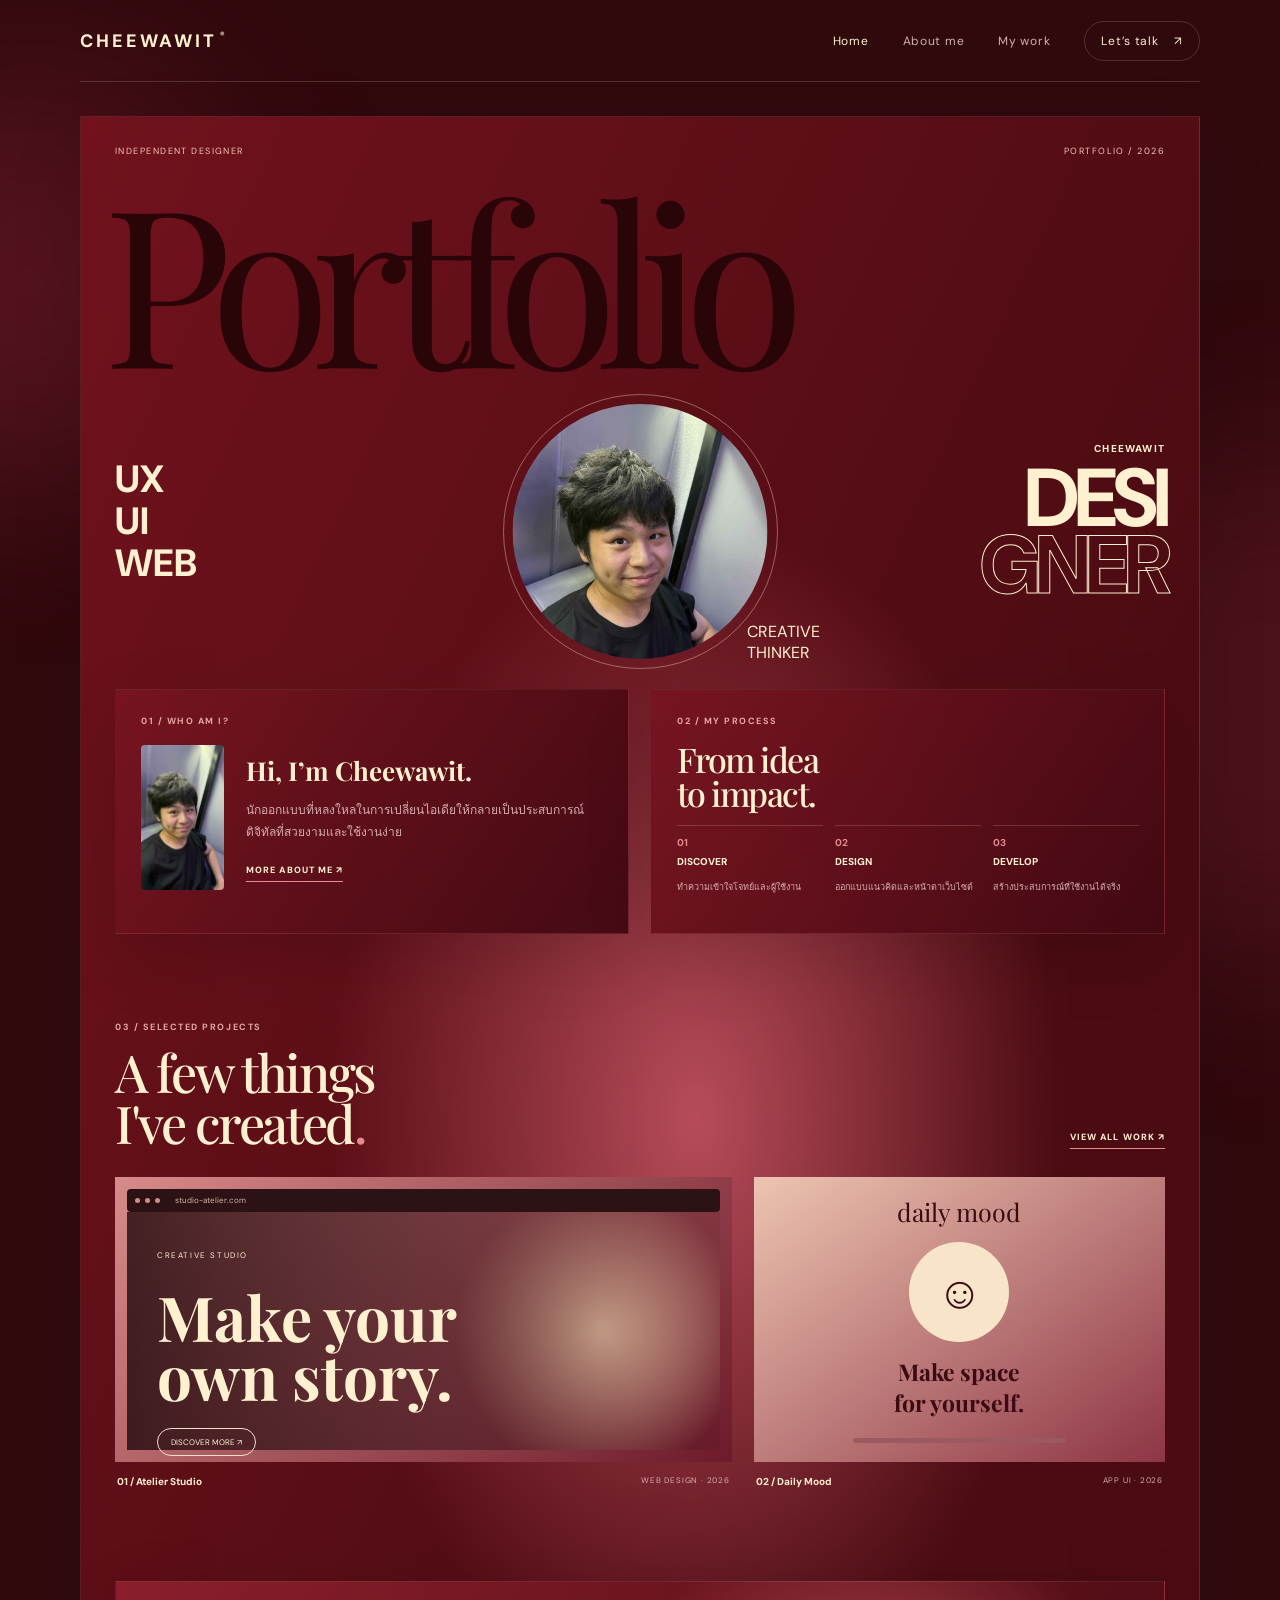
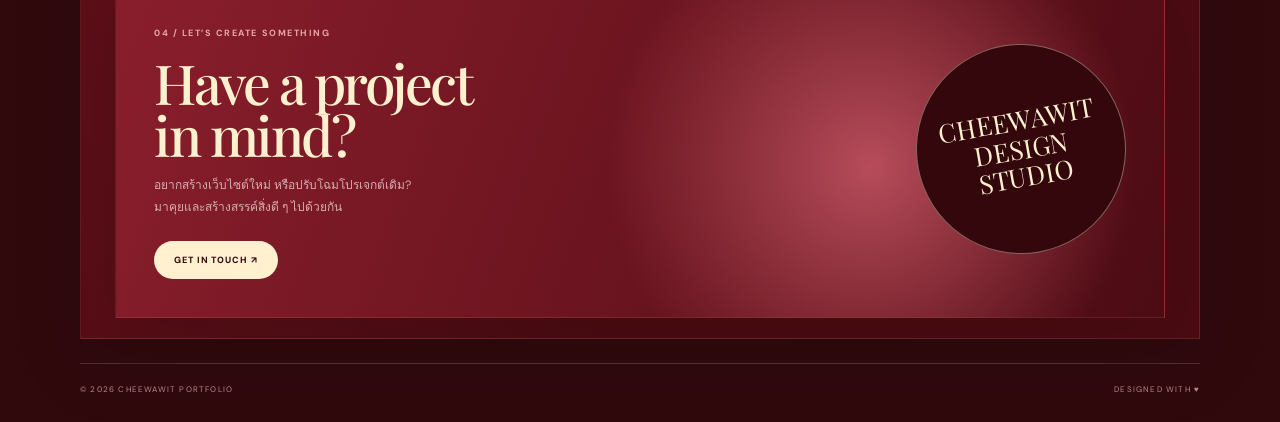
<file: index.html>
<!DOCTYPE html>
<html lang="th">
<head>
  <meta charset="UTF-8">
  <meta name="viewport" content="width=device-width, initial-scale=1.0">
  <meta name="description" content="Cheewawit — UX/UI & Web Designer Portfolio">
  <title>Cheewawit — Portfolio</title>
  <link rel="preconnect" href="https://fonts.googleapis.com">
  <link rel="preconnect" href="https://fonts.gstatic.com" crossorigin>
  <link href="https://fonts.googleapis.com/css2?family=DM+Sans:wght@400;500;600;700;800&family=Playfair+Display:wght@500;600;700;800&display=swap" rel="stylesheet">
  <link rel="stylesheet" href="style.css">
</head>
<body>
  <div class="ambient ambient-one"></div><div class="ambient ambient-two"></div>
  <header class="site-header">
    <a class="brand" href="index.html">CHEEWAWIT<span>®</span></a>
    <button class="menu-toggle" aria-label="เปิดเมนู" aria-expanded="false">☰</button>
    <nav class="nav">
      <a class="active" href="index.html">Home</a><a href="about.html">About me</a><a href="mywork.html">My work</a>
      <a class="nav-contact" href="#contact">Let’s talk <span>↗</span></a>
    </nav>
  </header>

  <main class="container">
    <section class="hero panel">
      <div class="hero-topline"><span>INDEPENDENT DESIGNER</span><span>PORTFOLIO / 2026</span></div>
      <div class="hero-word">Portfolio</div>
      <div class="hero-copy">
        <div class="hero-skills"><span>UX</span><span>UI</span><span>WEB</span></div>
        <div class="portrait-wrap">
  <div class="portrait-orbit"></div>
  <div class="photo-frame" style="position:absolute;left:50%;bottom:10px;transform:translateX(-50%);width:255px;height:255px;border-radius:50%"><img src="profile.jpg" alt="Cheewawit" style="object-position:center 25%"></div>
  <span class="portrait-caption" style="position:absolute;right:-30px;bottom:6px;z-index:3">CREATIVE<br>THINKER</span>
        </div>
        <div class="hero-title"><small>CHEEWAWIT</small><strong>DESI<br><em>GNER</em></strong></div>
      </div>

    <section class="intro-grid">
      <article class="panel about-preview">
        <div class="section-kicker">01 / WHO AM I?</div>
        <div class="mini-profile">
          <div class="photo-frame small"><img src="profile.jpg" alt="Cheewawit"></div>
          <div><h2>Hi, I’m Cheewawit.</h2><p>นักออกแบบที่หลงใหลในการเปลี่ยนไอเดียให้กลายเป็นประสบการณ์ดิจิทัลที่สวยงามและใช้งานง่าย</p><a class="text-link" href="about.html">MORE ABOUT ME ↗</a></div>
        </div>
      </article>
      <article class="panel process-preview">
        <div class="section-kicker">02 / MY PROCESS</div><h2 class="serif">From idea<br>to impact.</h2>
        <div class="process-list"><div><b>01</b><span>DISCOVER</span><small>ทำความเข้าใจโจทย์และผู้ใช้งาน</small></div><div><b>02</b><span>DESIGN</span><small>ออกแบบแนวคิดและหน้าตาเว็บไซต์</small></div><div><b>03</b><span>DEVELOP</span><small>สร้างประสบการณ์ที่ใช้งานได้จริง</small></div></div>
      </article>
    </section>

    <section class="work-section">
      <div class="section-heading"><div><span class="section-kicker">03 / SELECTED PROJECTS</span><h2 class="serif">A few things<br>I've created<span>.</span></h2></div><a class="text-link" href="mywork.html">VIEW ALL WORK ↗</a></div>
      <div class="project-grid">
        <a class="project-card project-wide" href="mywork.html"><div class="mock-browser"><div class="browser-bar"><i></i><i></i><i></i><span>studio-atelier.com</span></div><div class="mock-content"><small>CREATIVE STUDIO</small><b>Make your<br>own story.</b><div class="mock-pill">DISCOVER MORE ↗</div></div></div><div class="project-meta"><b>01 / Atelier Studio</b><span>WEB DESIGN · 2026</span></div></a>
        <a class="project-card" href="mywork.html"><div class="mock-phone"><div class="phone-top">daily mood</div><div class="phone-circle">☺</div><b>Make space<br>for yourself.</b><div class="phone-lines"></div></div><div class="project-meta"><b>02 / Daily Mood</b><span>APP UI · 2026</span></div></a>
      </div>
    </section>

    <section class="contact-panel panel" id="contact">
      <div><span class="section-kicker">04 / LET’S CREATE SOMETHING</span><h2 class="serif">Have a project<br>in mind?</h2><p>อยากสร้างเว็บไซต์ใหม่ หรือปรับโฉมโปรเจกต์เดิม?<br>มาคุยและสร้างสรรค์สิ่งดี ๆ ไปด้วยกัน</p><a class="button button-light" href="mailto:cheewawit.taru@bumail.net">GET IN TOUCH ↗</a></div>
      <div class="contact-orb"><span>CHEEWAWIT<br>DESIGN<br>STUDIO</span></div>
    </section>
  </main>
  <footer><span>© 2026 CHEEWAWIT PORTFOLIO</span><span>DESIGNED WITH ♥</span></footer>
  <script src="script.js"></script>
</body>
</html>
</file>
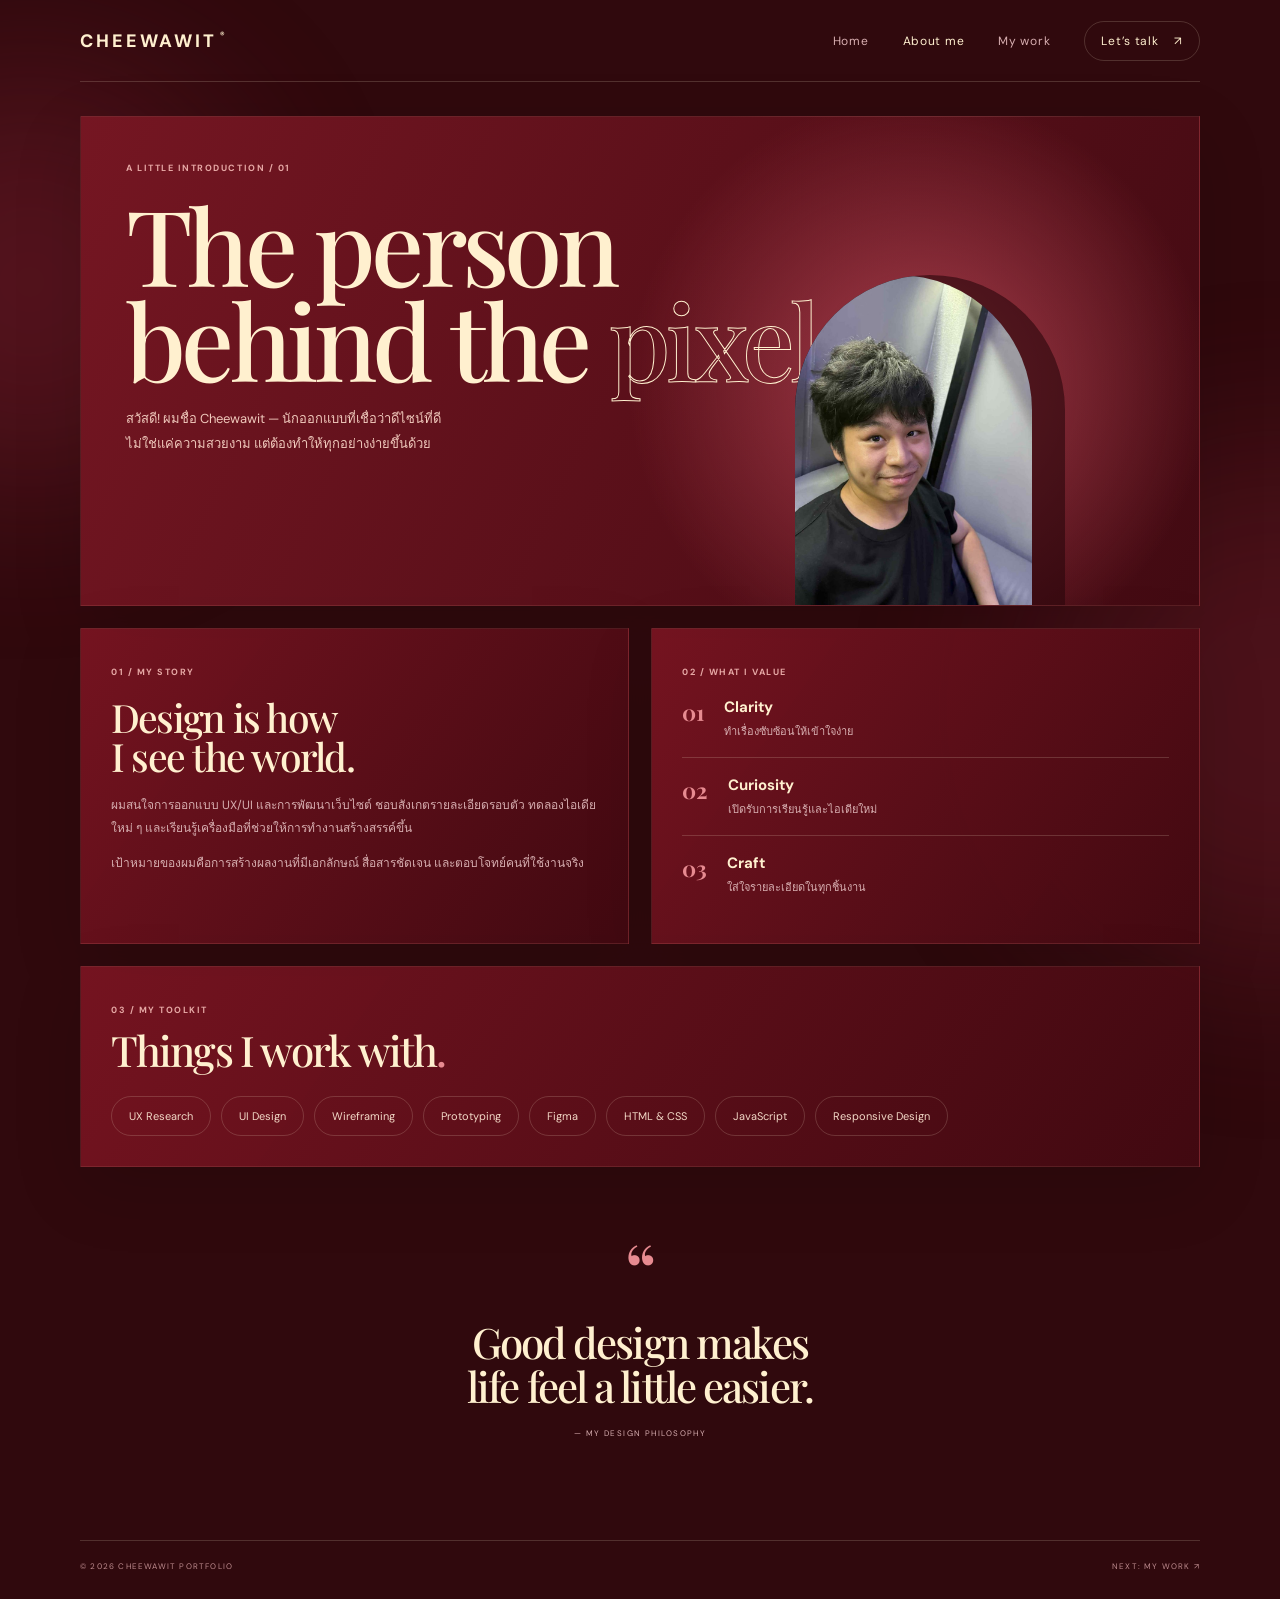
<file: about.html>
<!DOCTYPE html>
<html lang="th">
<head>
  <meta charset="UTF-8"><meta name="viewport" content="width=device-width, initial-scale=1.0">
  <title>About me — Cheewawit</title>
  <link rel="preconnect" href="https://fonts.googleapis.com"><link rel="preconnect" href="https://fonts.gstatic.com" crossorigin>
  <link href="https://fonts.googleapis.com/css2?family=DM+Sans:wght@400;500;600;700;800&family=Playfair+Display:wght@500;600;700;800&display=swap" rel="stylesheet"><link rel="stylesheet" href="style.css">
</head>
<body><div class="ambient ambient-one"></div><div class="ambient ambient-two"></div>
<header class="site-header"><a class="brand" href="index.html">CHEEWAWIT<span>®</span></a><button class="menu-toggle" aria-label="เปิดเมนู" aria-expanded="false">☰</button><nav class="nav"><a href="index.html">Home</a><a class="active" href="about.html">About me</a><a href="mywork.html">My work</a><a class="nav-contact" href="index.html#contact">Let’s talk <span>↗</span></a></nav></header>
<main class="container">
  <section class="page-hero panel about-hero"><div class="section-kicker">A LITTLE INTRODUCTION / 01</div><h1 class="serif">The person<br>behind the <em>pixels.</em></h1><p>สวัสดี! ผมชื่อ Cheewawit — นักออกแบบที่เชื่อว่าดีไซน์ที่ดี<br>ไม่ใช่แค่ความสวยงาม แต่ต้องทำให้ทุกอย่างง่ายขึ้นด้วย</p><div class="about-portrait"><div class="about-portrait"><div class="photo-frame large"><img src="profile.jpg" alt="Cheewawit"></div></div><span class="side-note">CURIOUS MIND · CREATIVE HEART</span></section>
  <section class="about-columns"><article class="panel bio-card"><span class="section-kicker">01 / MY STORY</span><h2 class="serif">Design is how<br>I see the world.</h2><p>ผมสนใจการออกแบบ UX/UI และการพัฒนาเว็บไซต์ ชอบสังเกตรายละเอียดรอบตัว ทดลองไอเดียใหม่ ๆ และเรียนรู้เครื่องมือที่ช่วยให้การทำงานสร้างสรรค์ขึ้น</p><p>เป้าหมายของผมคือการสร้างผลงานที่มีเอกลักษณ์ สื่อสารชัดเจน และตอบโจทย์คนที่ใช้งานจริง</p></article><article class="panel values-card"><span class="section-kicker">02 / WHAT I VALUE</span><div class="value-row"><b>01</b><div><h3>Clarity</h3><p>ทำเรื่องซับซ้อนให้เข้าใจง่าย</p></div></div><div class="value-row"><b>02</b><div><h3>Curiosity</h3><p>เปิดรับการเรียนรู้และไอเดียใหม่</p></div></div><div class="value-row"><b>03</b><div><h3>Craft</h3><p>ใส่ใจรายละเอียดในทุกชิ้นงาน</p></div></div></article></section>
  <section class="panel skills-panel"><span class="section-kicker">03 / MY TOOLKIT</span><h2 class="serif">Things I work with<span>.</span></h2><div class="skill-tags"><span>UX Research</span><span>UI Design</span><span>Wireframing</span><span>Prototyping</span><span>Figma</span><span>HTML & CSS</span><span>JavaScript</span><span>Responsive Design</span></div></section>
  <section class="quote-panel"><span>“</span><h2 class="serif">Good design makes<br>life feel a little easier.</h2><small>— MY DESIGN PHILOSOPHY</small></section>
</main><footer><span>© 2026 CHEEWAWIT PORTFOLIO</span><span><a href="mywork.html">NEXT: MY WORK ↗</a></span></footer><script src="script.js"></script></body></html>
</file>
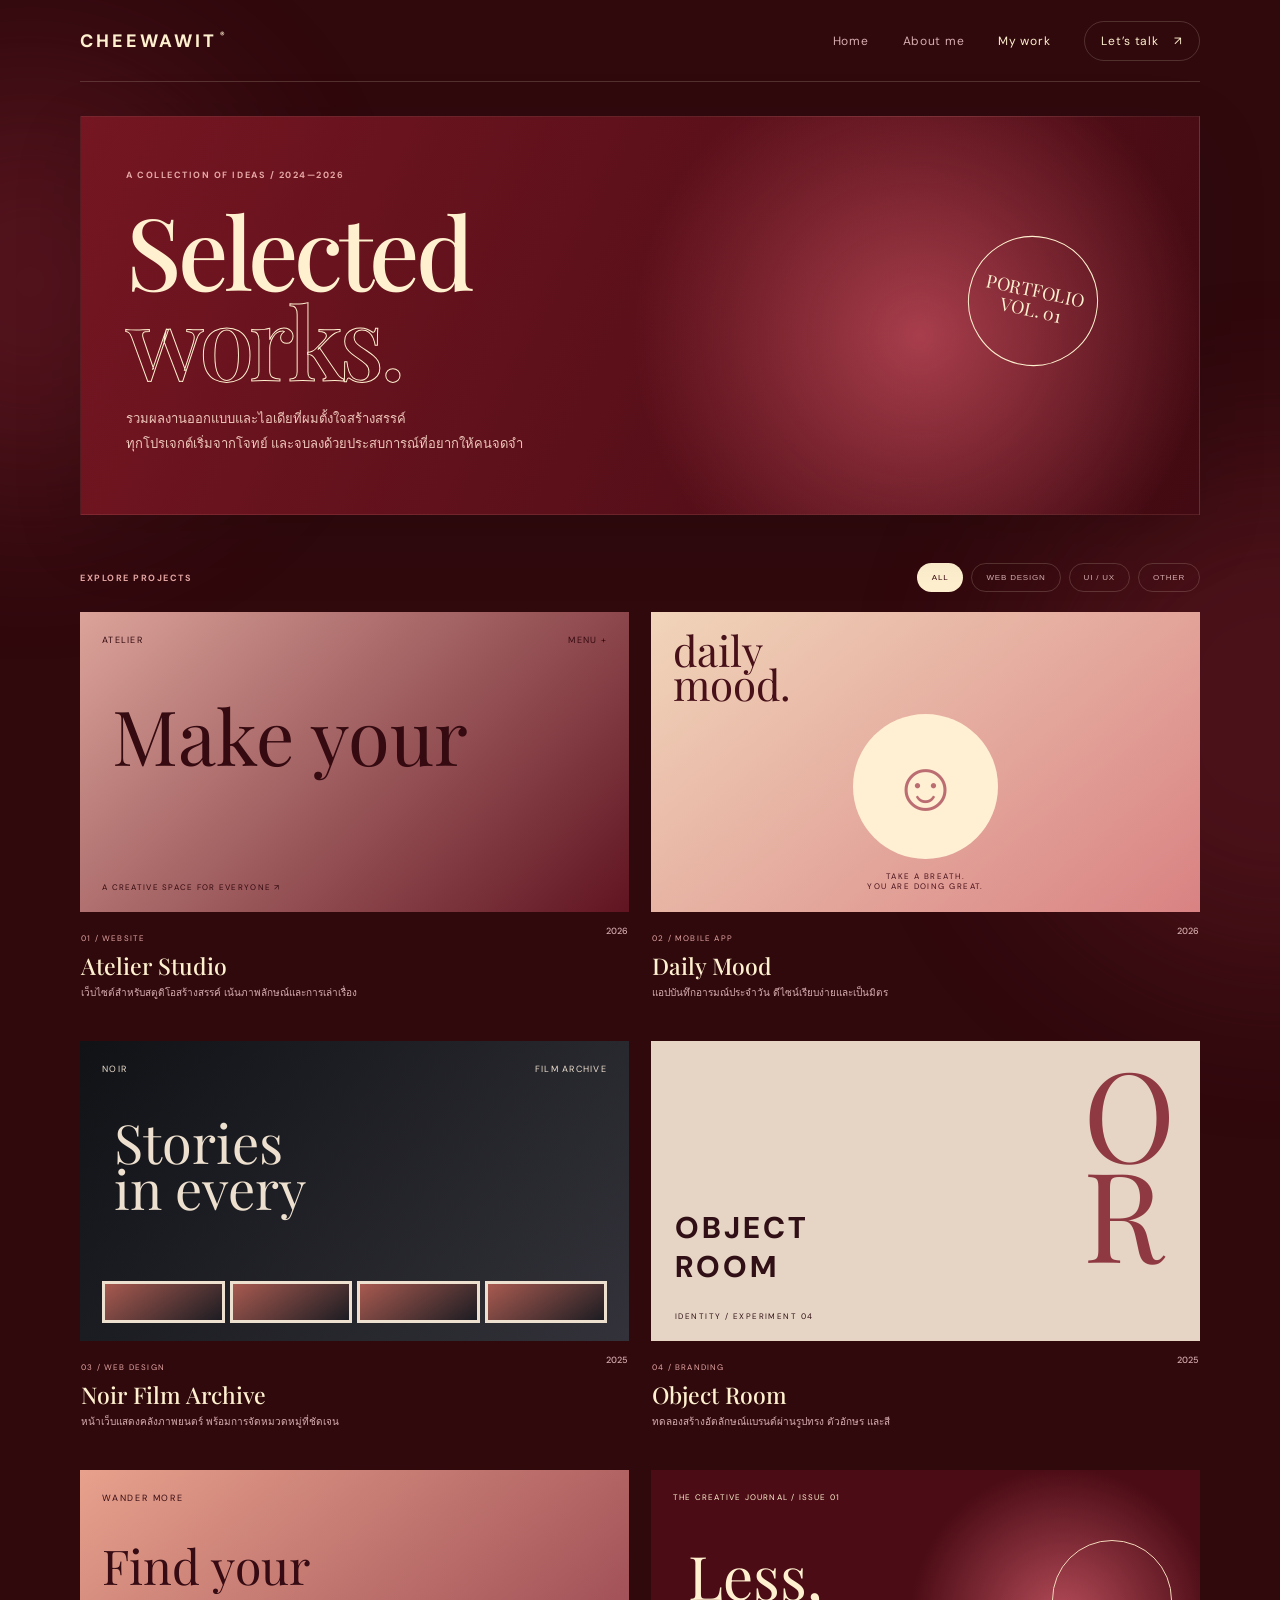
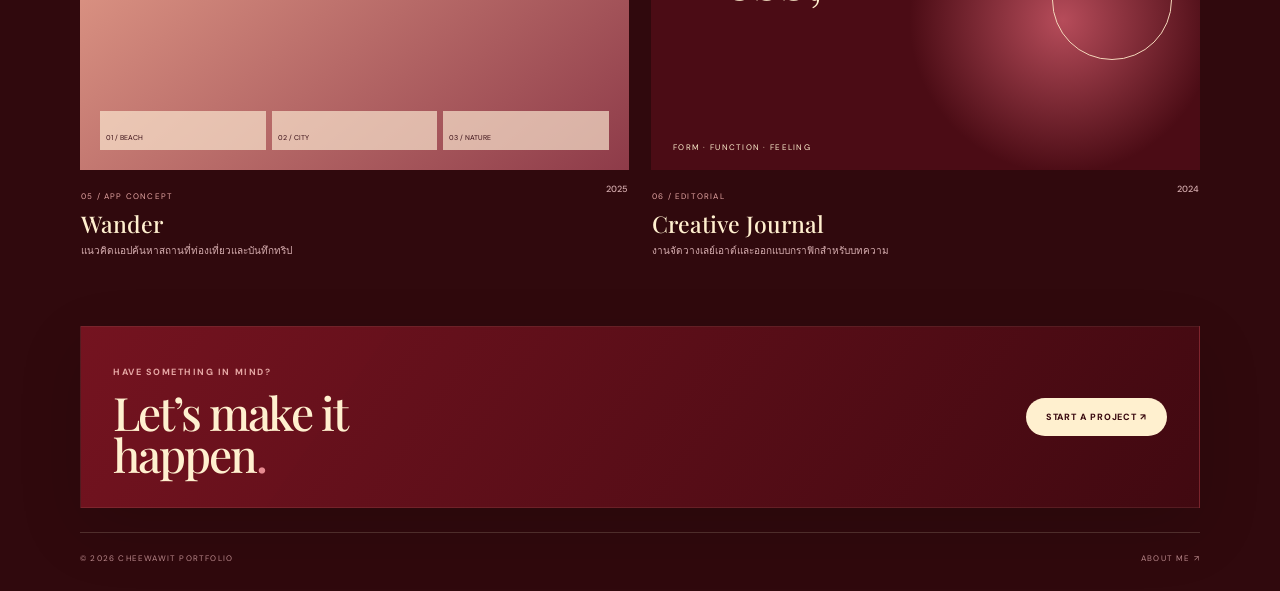
<file: mywork.html>
<!DOCTYPE html>
<html lang="th">
<head>
  <meta charset="UTF-8"><meta name="viewport" content="width=device-width, initial-scale=1.0">
  <title>My Work — Cheewawit</title>
  <link rel="preconnect" href="https://fonts.googleapis.com"><link rel="preconnect" href="https://fonts.gstatic.com" crossorigin>
  <link href="https://fonts.googleapis.com/css2?family=DM+Sans:wght@400;500;600;700;800&family=Playfair+Display:wght@500;600;700;800&display=swap" rel="stylesheet"><link rel="stylesheet" href="style.css">
</head>
<body><div class="ambient ambient-one"></div><div class="ambient ambient-two"></div>
<header class="site-header"><a class="brand" href="index.html">CHEEWAWIT<span>®</span></a><button class="menu-toggle" aria-label="เปิดเมนู" aria-expanded="false">☰</button><nav class="nav"><a href="index.html">Home</a><a href="about.html">About me</a><a class="active" href="mywork.html">My work</a><a class="nav-contact" href="index.html#contact">Let’s talk <span>↗</span></a></nav></header>
<main class="container">
  <section class="page-hero work-hero panel"><span class="section-kicker">A COLLECTION OF IDEAS / 2024—2026</span><h1 class="serif">Selected<br><em>works.</em></h1><p>รวมผลงานออกแบบและไอเดียที่ผมตั้งใจสร้างสรรค์<br>ทุกโปรเจกต์เริ่มจากโจทย์ และจบลงด้วยประสบการณ์ที่อยากให้คนจดจำ</p><div class="work-stamp">PORTFOLIO<br>VOL. 01</div></section>
  <div class="filter-row"><span class="section-kicker">EXPLORE PROJECTS</span><div class="filters"><button class="filter active" data-filter="all">ALL</button><button class="filter" data-filter="web">WEB DESIGN</button><button class="filter" data-filter="ui">UI / UX</button><button class="filter" data-filter="other">OTHER</button></div></div>
  <section class="works-grid">
    <article class="work-item" data-category="web"><div class="work-visual visual-atelier"><div class="visual-nav">ATELIER <span>MENU +</span></div><div class="visual-big">Make your<br><i>own story.</i></div><div class="visual-bottom">A CREATIVE SPACE FOR EVERYONE ↗</div></div><div class="work-info"><div><span>01 / WEBSITE</span><h2>Atelier Studio</h2><p>เว็บไซต์สำหรับสตูดิโอสร้างสรรค์ เน้นภาพลักษณ์และการเล่าเรื่อง</p></div><b>2026</b></div></article>
    <article class="work-item" data-category="ui"><div class="work-visual visual-mood"><div class="mood-label">daily<br>mood.</div><div class="mood-sun">☺</div><div class="mood-bottom">TAKE A BREATH.<br>YOU ARE DOING GREAT.</div></div><div class="work-info"><div><span>02 / MOBILE APP</span><h2>Daily Mood</h2><p>แอปบันทึกอารมณ์ประจำวัน ดีไซน์เรียบง่ายและเป็นมิตร</p></div><b>2026</b></div></article>
    <article class="work-item" data-category="web"><div class="work-visual visual-noir"><div class="noir-top">NOIR <span>FILM ARCHIVE</span></div><div class="noir-title">Stories<br>in every<br><i>frame.</i></div><div class="film-strip"><i></i><i></i><i></i><i></i></div></div><div class="work-info"><div><span>03 / WEB DESIGN</span><h2>Noir Film Archive</h2><p>หน้าเว็บแสดงคลังภาพยนตร์ พร้อมการจัดหมวดหมู่ที่ชัดเจน</p></div><b>2025</b></div></article>
    <article class="work-item" data-category="other"><div class="work-visual visual-brand"><div class="brand-mark">O<br>R</div><div class="brand-title">OBJECT<br>ROOM</div><div class="brand-sub">IDENTITY / EXPERIMENT 04</div></div><div class="work-info"><div><span>04 / BRANDING</span><h2>Object Room</h2><p>ทดลองสร้างอัตลักษณ์แบรนด์ผ่านรูปทรง ตัวอักษร และสี</p></div><b>2025</b></div></article>
    <article class="work-item" data-category="ui"><div class="work-visual visual-travel"><div class="travel-top">WANDER MORE</div><div class="travel-title">Find your<br><i>somewhere.</i></div><div class="travel-cards"><span>01 / BEACH</span><span>02 / CITY</span><span>03 / NATURE</span></div></div><div class="work-info"><div><span>05 / APP CONCEPT</span><h2>Wander</h2><p>แนวคิดแอปค้นหาสถานที่ท่องเที่ยวและบันทึกทริป</p></div><b>2025</b></div></article>
    <article class="work-item" data-category="other"><div class="work-visual visual-editorial"><div class="editorial-small">THE CREATIVE JOURNAL / ISSUE 01</div><div class="editorial-title">Less,<br><i>but better.</i></div><div class="editorial-circle"></div><div class="editorial-footer">FORM · FUNCTION · FEELING</div></div><div class="work-info"><div><span>06 / EDITORIAL</span><h2>Creative Journal</h2><p>งานจัดวางเลย์เอาต์และออกแบบกราฟิกสำหรับบทความ</p></div><b>2024</b></div></article>
  </section>
  <section class="contact-strip panel"><div><span class="section-kicker">HAVE SOMETHING IN MIND?</span><h2 class="serif">Let’s make it<br>happen<span>.</span></h2></div><a class="button button-light" href="mailto:cheewawit.taru@bumail.net">START A PROJECT ↗</a></section>
</main><footer><span>© 2026 CHEEWAWIT PORTFOLIO</span><span><a href="about.html">ABOUT ME ↗</a></span></footer><script src="script.js"></script></body></html>
</file>
<file: style.css>
/* AKKIRA PORTFOLIO — shared styles */
:root{--bg:#30090d;--bg2:#490d14;--panel:#560e18;--panel2:#6e1420;--cream:#fff0cf;--pink:#e78b91;--muted:#d7aeb0;--line:rgba(255,239,214,.17);--sans:'DM Sans',sans-serif;--serif:'Playfair Display',serif}
*{box-sizing:border-box}html{scroll-behavior:smooth}body{margin:0;background:var(--bg);color:var(--cream);font-family:var(--sans);overflow-x:hidden}a{color:inherit;text-decoration:none}.ambient{position:fixed;z-index:-1;pointer-events:none;border-radius:50%;filter:blur(90px);opacity:.3}.ambient-one{width:420px;height:420px;background:#a52c43;top:8%;left:-180px}.ambient-two{width:520px;height:520px;background:#8b2637;right:-260px;top:50%}.container{width:min(1120px,calc(100% - 48px));margin:auto}.site-header{height:82px;width:min(1120px,calc(100% - 48px));margin:auto;display:flex;align-items:center;justify-content:space-between;border-bottom:1px solid var(--line);position:relative;z-index:5}.brand{font-weight:800;letter-spacing:.16em;font-size:18px}.brand span{font-size:9px;vertical-align:top;margin-left:3px}.nav{display:flex;align-items:center;gap:34px;font-size:12px;color:var(--muted);letter-spacing:.06em}.nav a{transition:.2s}.nav a:hover,.nav a.active{color:var(--cream)}.nav-contact{border:1px solid var(--line);padding:11px 16px;border-radius:30px;color:var(--cream)!important}.nav-contact span{margin-left:12px}.menu-toggle{display:none;background:none;border:0;color:var(--cream);font-size:24px}.panel{background:linear-gradient(125deg,rgba(119,20,33,.96),rgba(66,9,17,.97));border:1px solid rgba(255,232,207,.08);box-shadow:0 22px 65px rgba(0,0,0,.13);position:relative;overflow:hidden}.hero{margin-top:34px;min-height:580px;padding:28px 34px 20px;background:radial-gradient(ellipse at 55% 55%,#b64c5a 0,transparent 42%),linear-gradient(115deg,#71121d,#4b0b12 70%)}.hero-topline,.hero-bottom{display:flex;justify-content:space-between;font-size:9px;letter-spacing:.16em;color:#f3c6b6;position:relative;z-index:2}.hero-word{font-family:var(--serif);font-size:clamp(100px,19vw,220px);letter-spacing:-.09em;line-height:.9;color:#290508;white-space:nowrap;margin:22px 0 0 -12px}.hero-copy{height:290px;display:flex;align-items:center;justify-content:space-between;position:relative}.hero-skills{display:flex;flex-direction:column;gap:2px;font-size:clamp(22px,3.4vw,38px);font-weight:800;line-height:1.05;z-index:2}.portrait-wrap{position:absolute;left:50%;bottom:-2px;transform:translateX(-50%);height:315px;width:300px;display:flex;justify-content:center;align-items:end}.portrait-orbit{position:absolute;width:275px;height:275px;border:1px solid rgba(255,235,204,.38);border-radius:50%;bottom:0}.portrait{position:relative;width:190px;height:270px;z-index:1}.portrait-hair{position:absolute;z-index:1;left:15px;top:0;width:160px;height:185px;border-radius:48% 48% 35% 35%;background:linear-gradient(100deg,#17090c 0 23%,#7d2633 26%,#c45d67 52%,#251015 78%);box-shadow:inset 14px 0 18px #21090e}.portrait-face{position:absolute;z-index:2;left:43px;top:38px;width:108px;height:137px;border-radius:47% 48% 48% 48%;background:linear-gradient(100deg,#e8b0a1,#f5c9b1 65%,#c98783);box-shadow:inset -9px -4px 14px #c47c7c}.eye{position:absolute;top:64px;width:8px;height:4px;border-radius:50%;background:#34252a}.eye-left{left:24px}.eye-right{right:23px}.nose{position:absolute;left:54px;top:72px;width:8px;height:17px;border-right:1px solid #bd7776;transform:rotate(8deg)}.lips{position:absolute;left:43px;top:102px;width:22px;height:8px;border-radius:50%;background:#a94f55}.portrait-neck{position:absolute;z-index:1;top:157px;left:78px;width:45px;height:55px;background:#d99b91}.portrait-shirt{position:absolute;z-index:2;bottom:0;left:0;width:190px;height:85px;border-radius:65% 65% 0 0;background:linear-gradient(110deg,#16151b,#353039 60%,#09090d)}.portrait-glasses{position:absolute;z-index:3;top:91px;left:33px;width:128px;height:34px;border:3px solid rgba(55,51,56,.9);border-radius:13px;transform:rotate(3deg)}.portrait-glasses:after{content:"";position:absolute;left:59px;top:10px;width:10px;border-top:2px solid #393039}.hero-title{margin-left:auto;align-self:center;z-index:2;text-align:right;font-size:clamp(48px,8vw,82px);line-height:.82;letter-spacing:-.07em;font-weight:800}.hero-title small{display:block;font-size:10px;letter-spacing:.12em;margin-bottom:12px}.hero-title em{font-style:normal;color:transparent;-webkit-text-stroke:1px var(--cream)}.hero-bottom{margin-top:8px}.intro-grid{display:grid;grid-template-columns:1fr 1fr;gap:22px;margin-top:22px}.intro-grid>.panel{min-height:245px;padding:25px}.section-kicker{font-size:9px;letter-spacing:.17em;color:#e6a8a5;font-weight:700}.mini-profile{display:flex;align-items:center;gap:22px;margin-top:18px}.avatar-art{width:115px;height:145px;flex:none;position:relative;background:linear-gradient(140deg,#8e2938,#25080d);border-radius:4px;overflow:hidden}.avatar-face{position:absolute;width:53px;height:70px;background:#e8b09e;border-radius:48%;top:24px;left:32px;box-shadow:0 -9px 0 5px #331016}.avatar-body{position:absolute;bottom:-12px;left:12px;width:90px;height:68px;border-radius:50% 50% 0 0;background:#15141a}.mini-profile h2{font-family:var(--serif);font-size:26px;margin:0 0 7px}.mini-profile p,.contact-panel p{font-size:12px;line-height:1.8;color:var(--muted)}.text-link{font-size:9px;letter-spacing:.12em;font-weight:800;border-bottom:1px solid var(--pink);padding-bottom:5px;display:inline-block;margin-top:8px}.serif{font-family:var(--serif);font-weight:500;letter-spacing:-.045em}.process-preview h2{font-size:34px;line-height:1;margin:15px 0}.process-list{display:grid;grid-template-columns:repeat(3,1fr);gap:12px}.process-list div{border-top:1px solid var(--line);padding-top:10px}.process-list b{font-size:10px;color:var(--pink);display:block}.process-list span{display:block;font-size:10px;font-weight:800;margin:6px 0}.process-list small{font-size:9px;line-height:1.5;color:var(--muted)}.work-section{padding:80px 0}.section-heading{display:flex;align-items:end;justify-content:space-between;margin-bottom:28px}.section-heading h2,.skills-panel h2{font-size:52px;line-height:.98;margin:12px 0 0}.section-heading h2 span,.skills-panel h2 span,.contact-strip h2 span{color:var(--pink)}.project-grid{display:grid;grid-template-columns:1.5fr 1fr;gap:22px}.project-card{min-width:0}.mock-browser,.mock-phone{height:285px;background:linear-gradient(135deg,#d78b89,#6d1a2a);padding:12px;position:relative;overflow:hidden}.browser-bar{height:23px;background:#2c1115;border-radius:4px;display:flex;align-items:center;gap:5px;padding:0 8px;font-size:8px;color:#d8b4aa}.browser-bar i{width:5px;height:5px;border-radius:50%;background:#d48a87}.browser-bar span{margin-left:10px}.mock-content{height:calc(100% - 23px);padding:30px;background:linear-gradient(90deg,rgba(32,7,11,.8),rgba(32,7,11,.1)),radial-gradient(circle at 80% 50%,#f3c7a8,transparent 30%)}.mock-content small{font-size:8px;letter-spacing:.2em}.mock-content b{display:block;font-family:var(--serif);font-size:clamp(35px,5vw,62px);line-height:.95;margin-top:25px}.mock-pill{margin-top:22px;border:1px solid #f5dfc6;border-radius:20px;display:inline-block;padding:8px 13px;font-size:8px}.mock-phone{background:linear-gradient(145deg,#edc4b1,#8e3545);display:flex;flex-direction:column;align-items:center;justify-content:center;color:#3a0b12}.phone-top{font-family:var(--serif);font-size:25px}.phone-circle{width:100px;height:100px;border-radius:50%;background:#f8e4c9;display:grid;place-items:center;font-size:45px;margin:14px}.mock-phone b{text-align:center;font-family:var(--serif);font-size:23px}.phone-lines{width:55%;height:5px;border-radius:9px;background:#9b5960;margin-top:20px}.project-meta{display:flex;justify-content:space-between;padding:13px 2px;font-size:10px}.project-meta span{color:var(--muted);font-size:8px;letter-spacing:.1em}.contact-panel{min-height:330px;padding:38px;display:flex;align-items:center;justify-content:space-between;background:radial-gradient(circle at 72% 55%,#b64c5a,transparent 34%),linear-gradient(110deg,#8a1e2c,#4c0b13)}.contact-panel h2{font-size:55px;line-height:.95;margin:15px 0}.contact-orb{width:210px;height:210px;border-radius:50%;background:#33070c;border:1px solid rgba(255,239,214,.4);display:grid;place-items:center;text-align:center;font-family:var(--serif);font-size:26px;line-height:1.1;transform:rotate(-10deg)}.contact-foot{position:absolute;bottom:17px;left:38px;right:38px;display:flex;justify-content:space-between;font-size:8px;letter-spacing:.12em;color:#e7b5ae}.button{display:inline-block;padding:13px 20px;border-radius:30px;font-size:9px;font-weight:800;letter-spacing:.1em}.button-light{background:var(--cream);color:#3a0a10}.contact-panel .button{margin-top:10px}footer{width:min(1120px,calc(100% - 48px));margin:24px auto 0;padding:20px 0 28px;border-top:1px solid var(--line);display:flex;justify-content:space-between;font-size:8px;letter-spacing:.15em;color:#bd8b8e}
/* About + work pages */
.page-hero{margin-top:34px;min-height:410px;padding:45px;background:radial-gradient(circle at 75% 55%,#a83e4c,transparent 33%),linear-gradient(115deg,#751622,#420a12)}.page-hero h1{font-size:clamp(58px,9vw,105px);line-height:.9;margin:22px 0}.page-hero h1 em{color:transparent;-webkit-text-stroke:1px var(--cream);font-style:normal}.page-hero p{font-size:13px;line-height:1.9;color:#f0c9bc}.about-hero{min-height:490px}.about-portrait{position:absolute;right:12%;bottom:0;width:270px;height:330px;border-radius:150px 150px 0 0;background:rgba(40,5,10,.6);display:flex;align-items:end;justify-content:center;overflow:hidden}.portrait.large{transform:scale(1.12);transform-origin:bottom center}.side-note{position:absolute;right:35px;top:50%;writing-mode:vertical-rl;font-size:8px;letter-spacing:.2em;color:#efb5ad}.about-columns{display:grid;grid-template-columns:1fr 1fr;gap:22px;margin-top:22px}.bio-card,.values-card,.skills-panel{padding:30px}.bio-card h2,.values-card h2{font-size:39px;line-height:1;margin:18px 0}.bio-card p{font-size:12px;color:var(--muted);line-height:1.9}.value-row{display:flex;gap:20px;border-bottom:1px solid var(--line);padding:17px 0}.value-row:last-child{border:0}.value-row>b{font-family:var(--serif);font-size:22px;color:var(--pink)}.value-row h3{font-size:15px;margin:0 0 5px}.value-row p{font-size:11px;color:var(--muted);margin:0}.skills-panel{margin-top:22px}.skills-panel h2{font-size:42px;margin-bottom:25px}.skill-tags{display:flex;gap:10px;flex-wrap:wrap}.skill-tags span{border:1px solid var(--line);border-radius:30px;padding:12px 17px;font-size:11px;color:#f3d9c7}.quote-panel{text-align:center;padding:75px 20px}.quote-panel>span{font-family:var(--serif);font-size:80px;color:var(--pink);line-height:.7}.quote-panel h2{font-size:42px;line-height:1.05;margin:12px}.quote-panel small{font-size:8px;letter-spacing:.18em;color:var(--muted)}.work-hero{min-height:350px}.work-hero h1{font-size:100px}.work-stamp{position:absolute;right:9%;top:30%;width:130px;height:130px;border:1px solid var(--cream);border-radius:50%;display:grid;place-items:center;text-align:center;font-family:var(--serif);font-size:18px;line-height:1.1;transform:rotate(12deg)}.filter-row{display:flex;justify-content:space-between;align-items:center;margin:48px 0 20px}.filters{display:flex;gap:8px;flex-wrap:wrap}.filter{background:transparent;color:var(--muted);border:1px solid var(--line);border-radius:30px;padding:9px 14px;font-size:8px;letter-spacing:.1em;cursor:pointer}.filter.active,.filter:hover{background:var(--cream);color:#3a0a10}.works-grid{display:grid;grid-template-columns:1fr 1fr;gap:28px 22px}.work-item{min-width:0}.work-visual{height:300px;position:relative;overflow:hidden;padding:22px}.visual-atelier{background:linear-gradient(135deg,#dba39a,#601421);color:#350a10}.visual-nav,.noir-top{display:flex;justify-content:space-between;font-size:9px;letter-spacing:.14em}.visual-big{font-family:var(--serif);font-size:clamp(45px,7vw,76px);line-height:.9;margin:55px 0 0 10px}.visual-big i,.noir-title i,.travel-title i,.editorial-title i{color:transparent;-webkit-text-stroke:1px currentColor}.visual-bottom{position:absolute;bottom:20px;left:22px;font-size:8px;letter-spacing:.16em}.visual-mood{background:linear-gradient(140deg,#f1d5ba,#d98283);color:#48111a;text-align:center}.mood-label{font-family:var(--serif);font-size:42px;line-height:.8;text-align:left}.mood-sun{width:145px;height:145px;border-radius:50%;background:#fff0d4;margin:12px auto;display:grid;place-items:center;font-size:70px;color:#bb6d71}.mood-bottom{font-size:8px;letter-spacing:.18em}.visual-noir{background:linear-gradient(130deg,#101216,#33323a);color:#eee0cf}.noir-title{font-family:var(--serif);font-size:54px;line-height:.85;margin:45px 0 0 12px}.film-strip{position:absolute;bottom:18px;left:22px;right:22px;display:flex;gap:5px}.film-strip i{height:42px;flex:1;background:linear-gradient(145deg,#a85a50,#1c1c22);border:3px solid #eee0cf}.visual-brand{background:#e6d5c4;color:#301016}.brand-mark{font-family:var(--serif);font-size:125px;line-height:.8;position:absolute;right:24px;top:20px;color:#8f3942}.brand-title{font-weight:800;font-size:30px;letter-spacing:.1em;position:absolute;left:24px;bottom:55px}.brand-sub{position:absolute;bottom:20px;left:24px;font-size:8px;letter-spacing:.18em}.visual-travel{background:linear-gradient(140deg,#e7a18c,#8e3b49);color:#360b13}.travel-top{font-size:9px;letter-spacing:.2em}.travel-title{font-family:var(--serif);font-size:48px;line-height:.9;margin-top:40px}.travel-cards{display:flex;gap:6px;position:absolute;bottom:20px;left:20px;right:20px}.travel-cards span{flex:1;background:rgba(255,239,214,.65);padding:22px 6px 8px;font-size:7px}.visual-editorial{background:radial-gradient(circle at 75% 50%,#b64c5a,transparent 35%),#4b0c15}.editorial-small{font-size:8px;letter-spacing:.15em}.editorial-title{font-family:var(--serif);font-size:60px;line-height:.85;margin:48px 0 0 15px}.editorial-circle{position:absolute;right:28px;top:70px;width:120px;height:120px;border:1px solid #f4d7bb;border-radius:50%}.editorial-footer{position:absolute;bottom:18px;left:22px;font-size:8px;letter-spacing:.16em}.work-info{display:flex;justify-content:space-between;padding:13px 1px}.work-info span{font-size:8px;letter-spacing:.15em;color:#e5a6a4}.work-info h2{font-family:var(--serif);font-size:23px;font-weight:500;margin:4px 0}.work-info p{font-size:10px;color:var(--muted);margin:0}.work-info>b{font-size:9px;color:var(--muted);font-weight:500}.contact-strip{margin:55px 0 0;padding:32px;display:flex;justify-content:space-between;align-items:center}.contact-strip h2{font-size:46px;line-height:.9;margin:12px 0 0}
@media(max-width:700px){.container,.site-header,footer{width:calc(100% - 28px)}.site-header{height:68px}.menu-toggle{display:block}.nav{display:none;position:absolute;top:67px;left:0;right:0;background:#400a11;padding:20px;flex-direction:column;align-items:stretch;gap:18px;border:1px solid var(--line)}.nav.open{display:flex}.nav-contact{text-align:center}.hero{margin-top:18px;padding:20px 18px 16px;min-height:470px}.hero-word{font-size:clamp(75px,19vw,130px);margin-top:38px}.hero-copy{height:250px}.portrait-wrap{height:250px;width:220px;transform:translateX(-48%) scale(.78);transform-origin:bottom center}.hero-skills{font-size:23px}.hero-title{font-size:clamp(38px,9vw,56px);align-self:flex-start;margin-top:65px}.hero-title small{font-size:8px}.hero-bottom{font-size:7px;letter-spacing:.06em;gap:8px}.intro-grid,.about-columns,.project-grid,.works-grid{grid-template-columns:1fr}.intro-grid>.panel{min-height:220px}.process-list{gap:7px}.process-list small{font-size:8px}.section-heading h2{font-size:42px}.work-section{padding:55px 0}.project-grid{gap:12px}.mock-browser,.mock-phone{height:250px}.contact-panel{padding:26px;min-height:410px;align-items:flex-start}.contact-panel h2{font-size:44px}.contact-orb{width:135px;height:135px;font-size:17px;position:absolute;right:20px;bottom:60px}.contact-foot{left:20px;right:20px;font-size:6px;gap:10px}.page-hero{padding:28px 22px;margin-top:18px}.page-hero h1{font-size:58px}.about-hero{min-height:590px}.about-hero p{font-size:11px;position:relative;z-index:2}.about-portrait{right:50%;transform:translateX(50%);width:230px;height:285px}.side-note{right:15px;top:45%;font-size:7px}.bio-card,.values-card,.skills-panel{padding:23px}.skills-panel h2{font-size:34px}.quote-panel h2{font-size:32px}.work-hero{min-height:360px}.work-hero h1{font-size:75px}.work-stamp{width:95px;height:95px;font-size:14px;right:8%;top:43%}.filter-row{align-items:flex-start;flex-direction:column;gap:15px;margin:35px 0 18px}.filters{gap:6px}.filter{padding:8px 10px;font-size:7px}.work-visual{height:270px}.contact-strip{padding:24px;gap:15px;align-items:flex-end}.contact-strip h2{font-size:37px}.contact-strip .button{font-size:7px;padding:11px 13px}footer{font-size:7px}}
@media(min-width:701px) and (max-width:900px){.hero-word{font-size:17vw}.portrait-wrap{transform:translateX(-50%) scale(.85);transform-origin:bottom}.hero-title{font-size:65px}.about-portrait{right:5%}}
/* Photo */
.photo-frame{position:relative;width:190px;height:270px;overflow:hidden;border-radius:95px 95px 0 0;z-index:1}
.photo-frame img{position:absolute;top:0;left:0;width:100%;height:100%;object-fit:cover;object-position:center 15%;display:block}
.photo-frame.small{width:115px;height:145px;border-radius:4px}
.photo-frame.large{width:100%;height:100%;border-radius:0}
.photo-frame.round{width:255px;height:255px;border-radius:50%;margin-bottom:10px}
.photo-frame.round img{object-position:center 25%}
</file>
